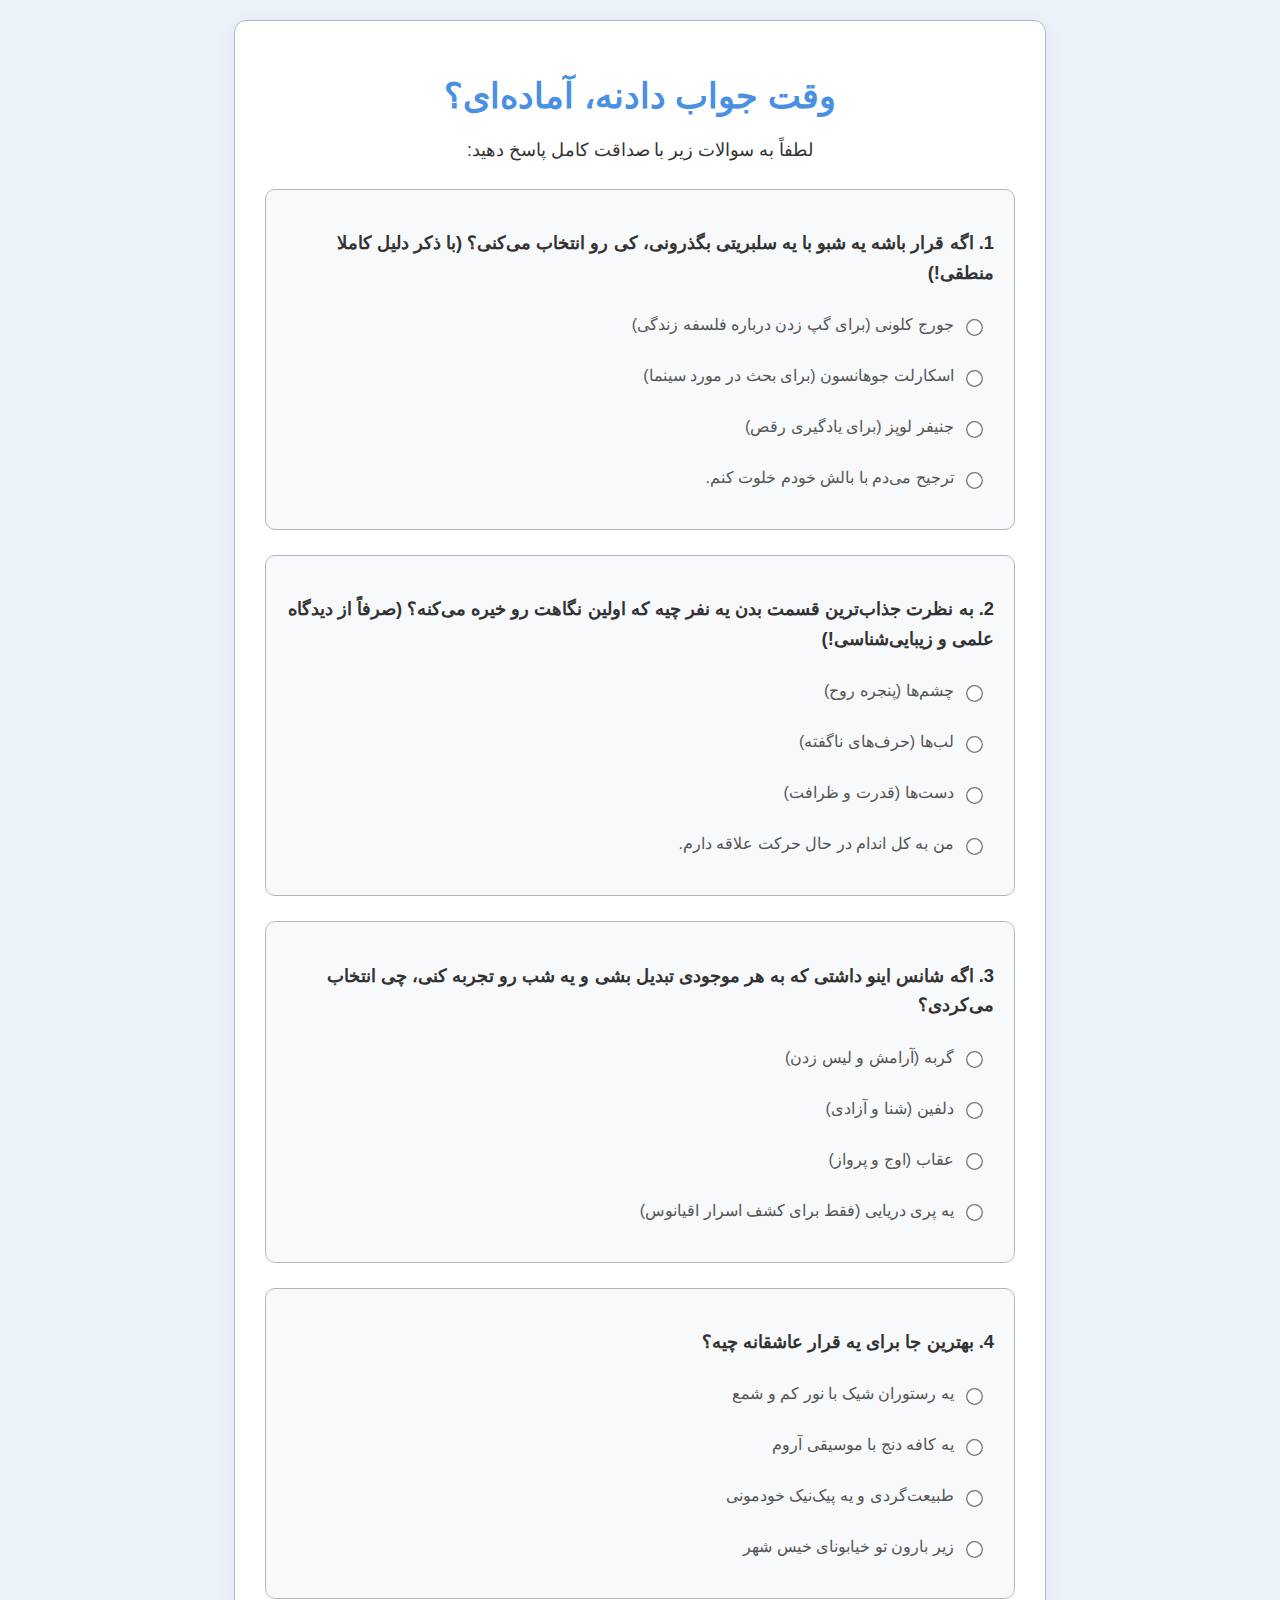
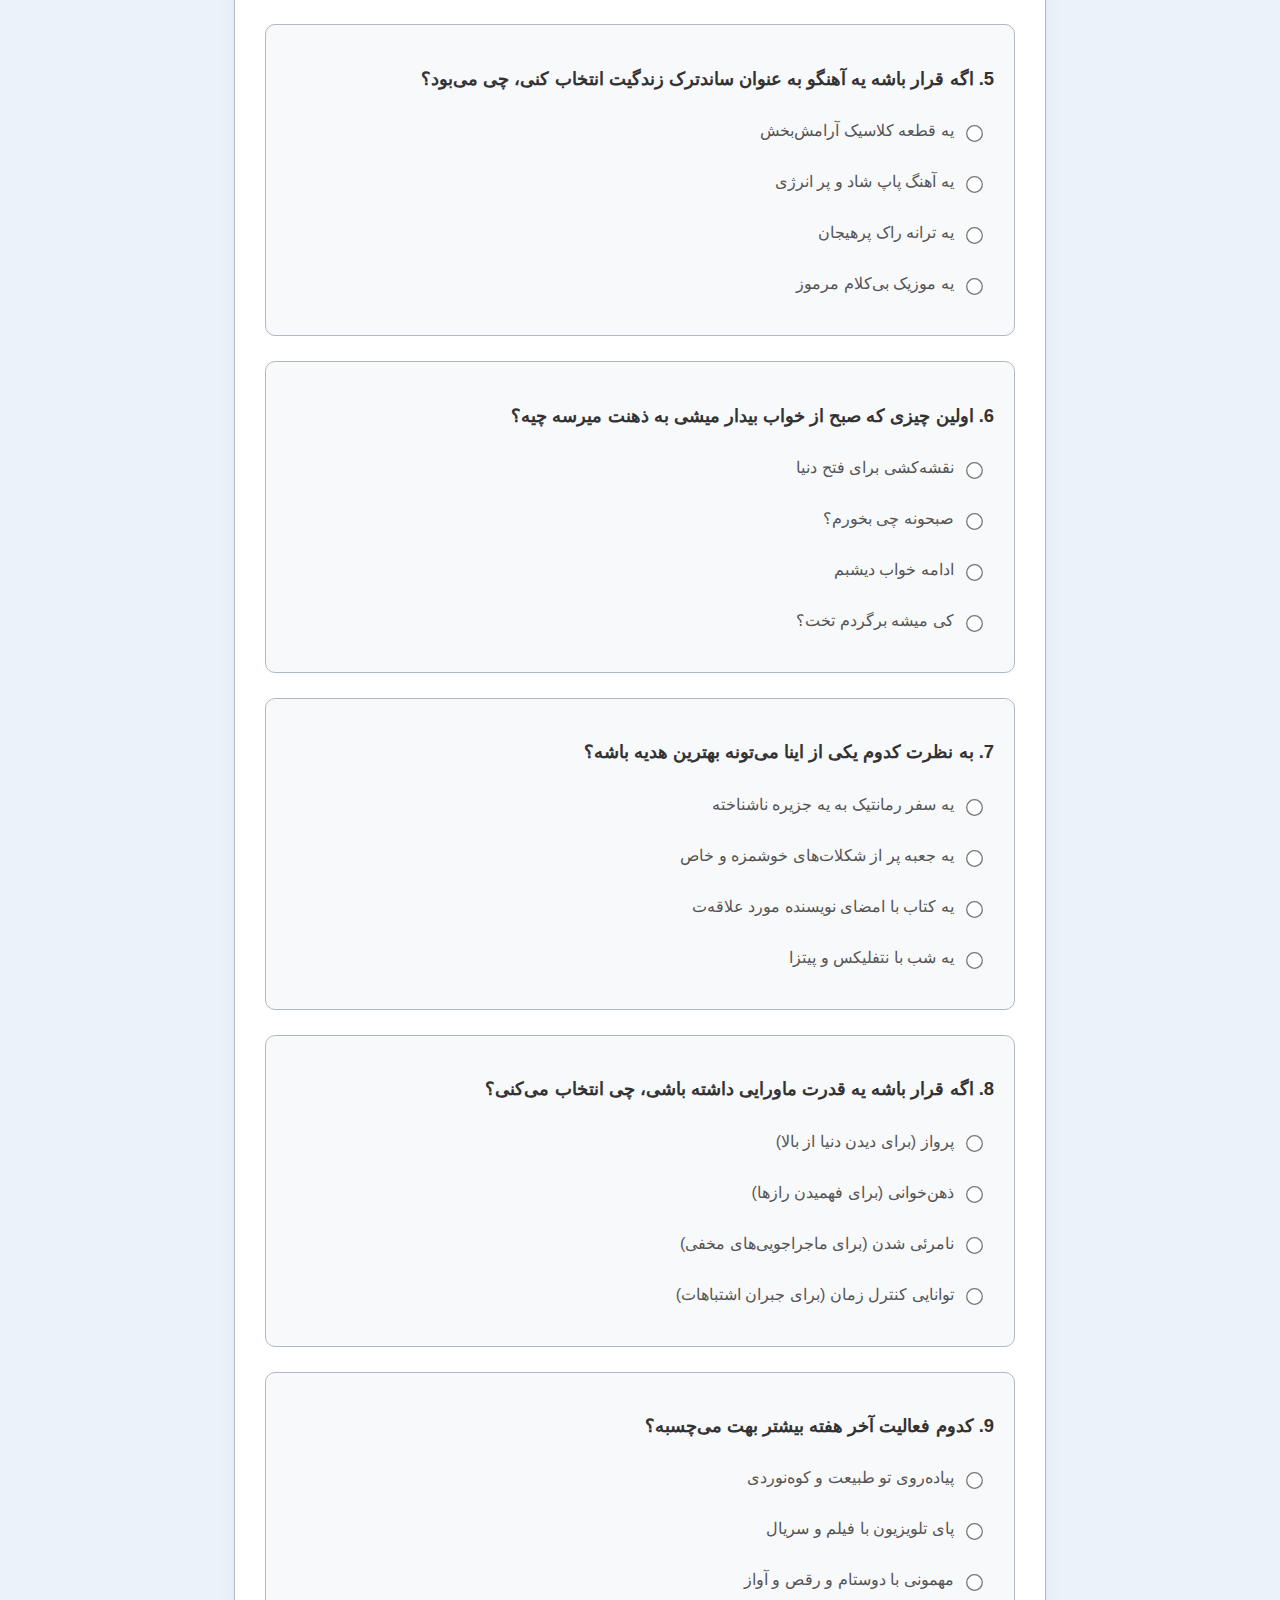
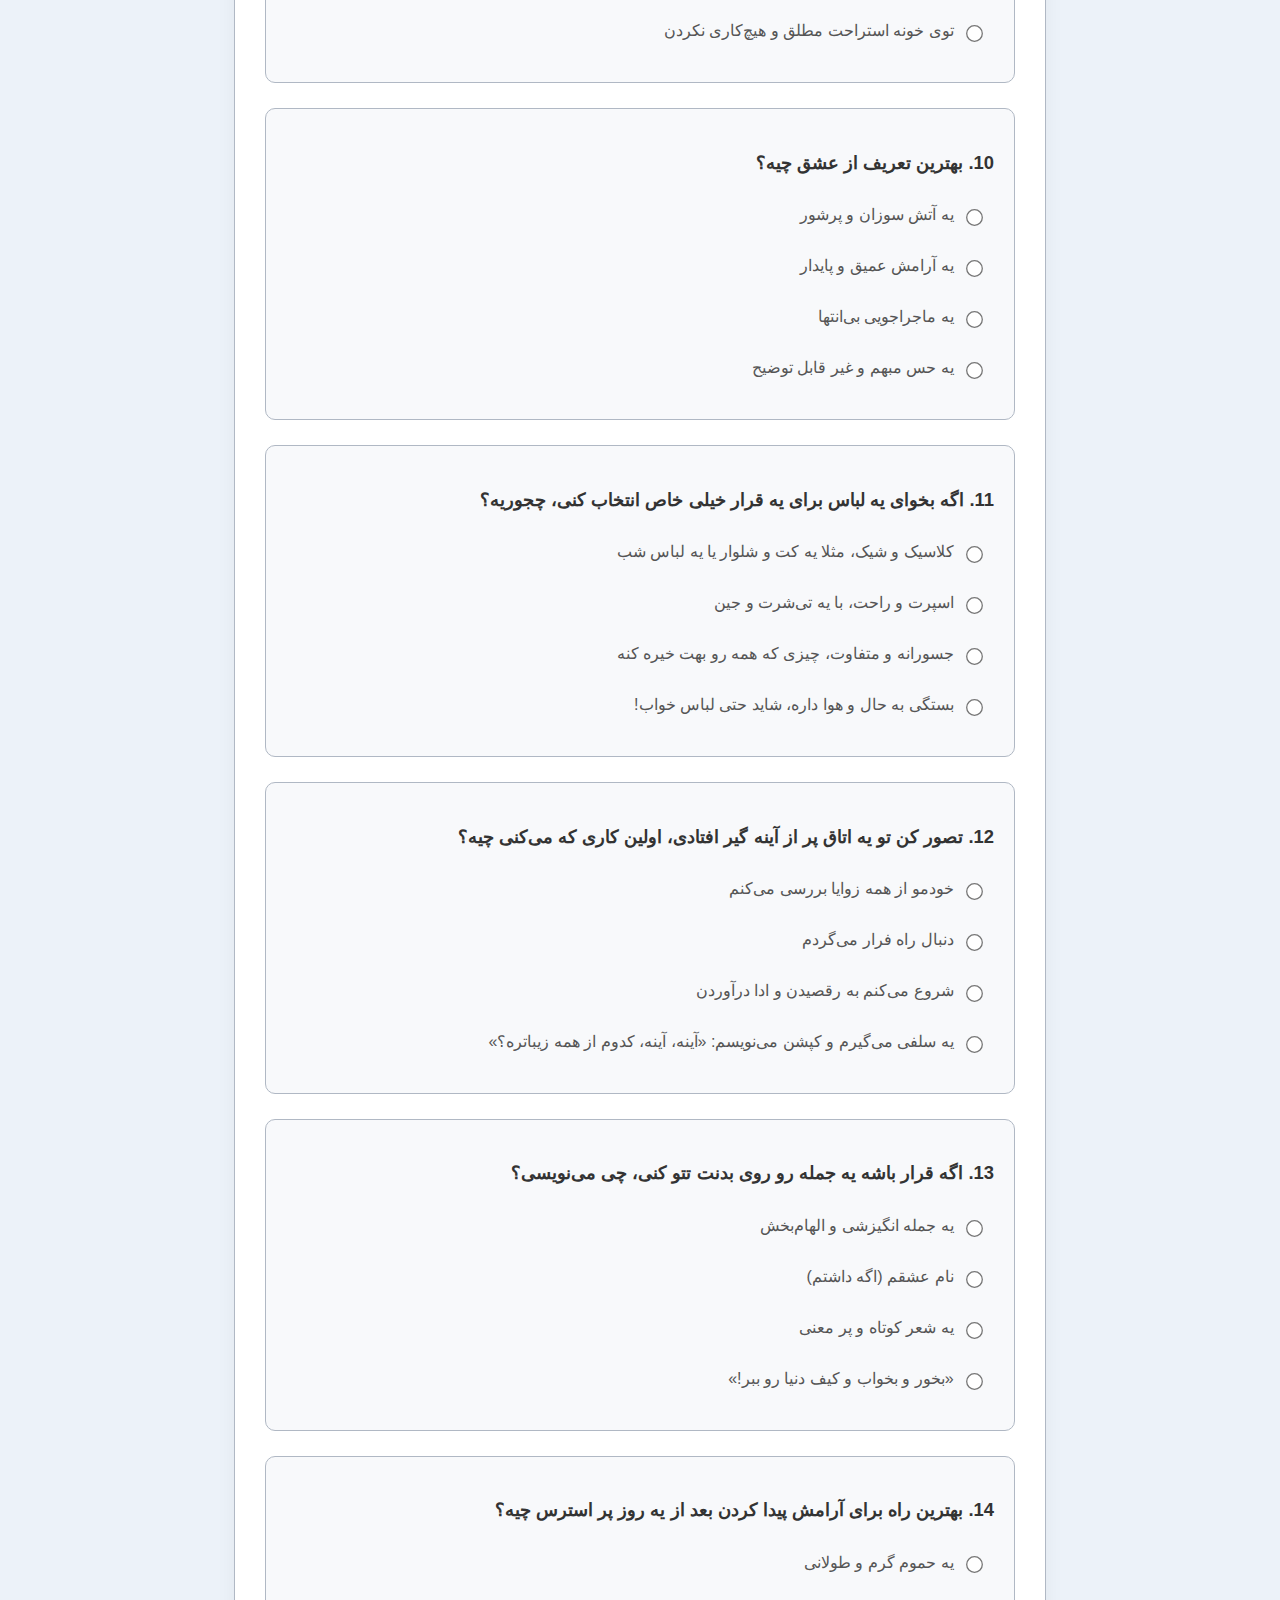
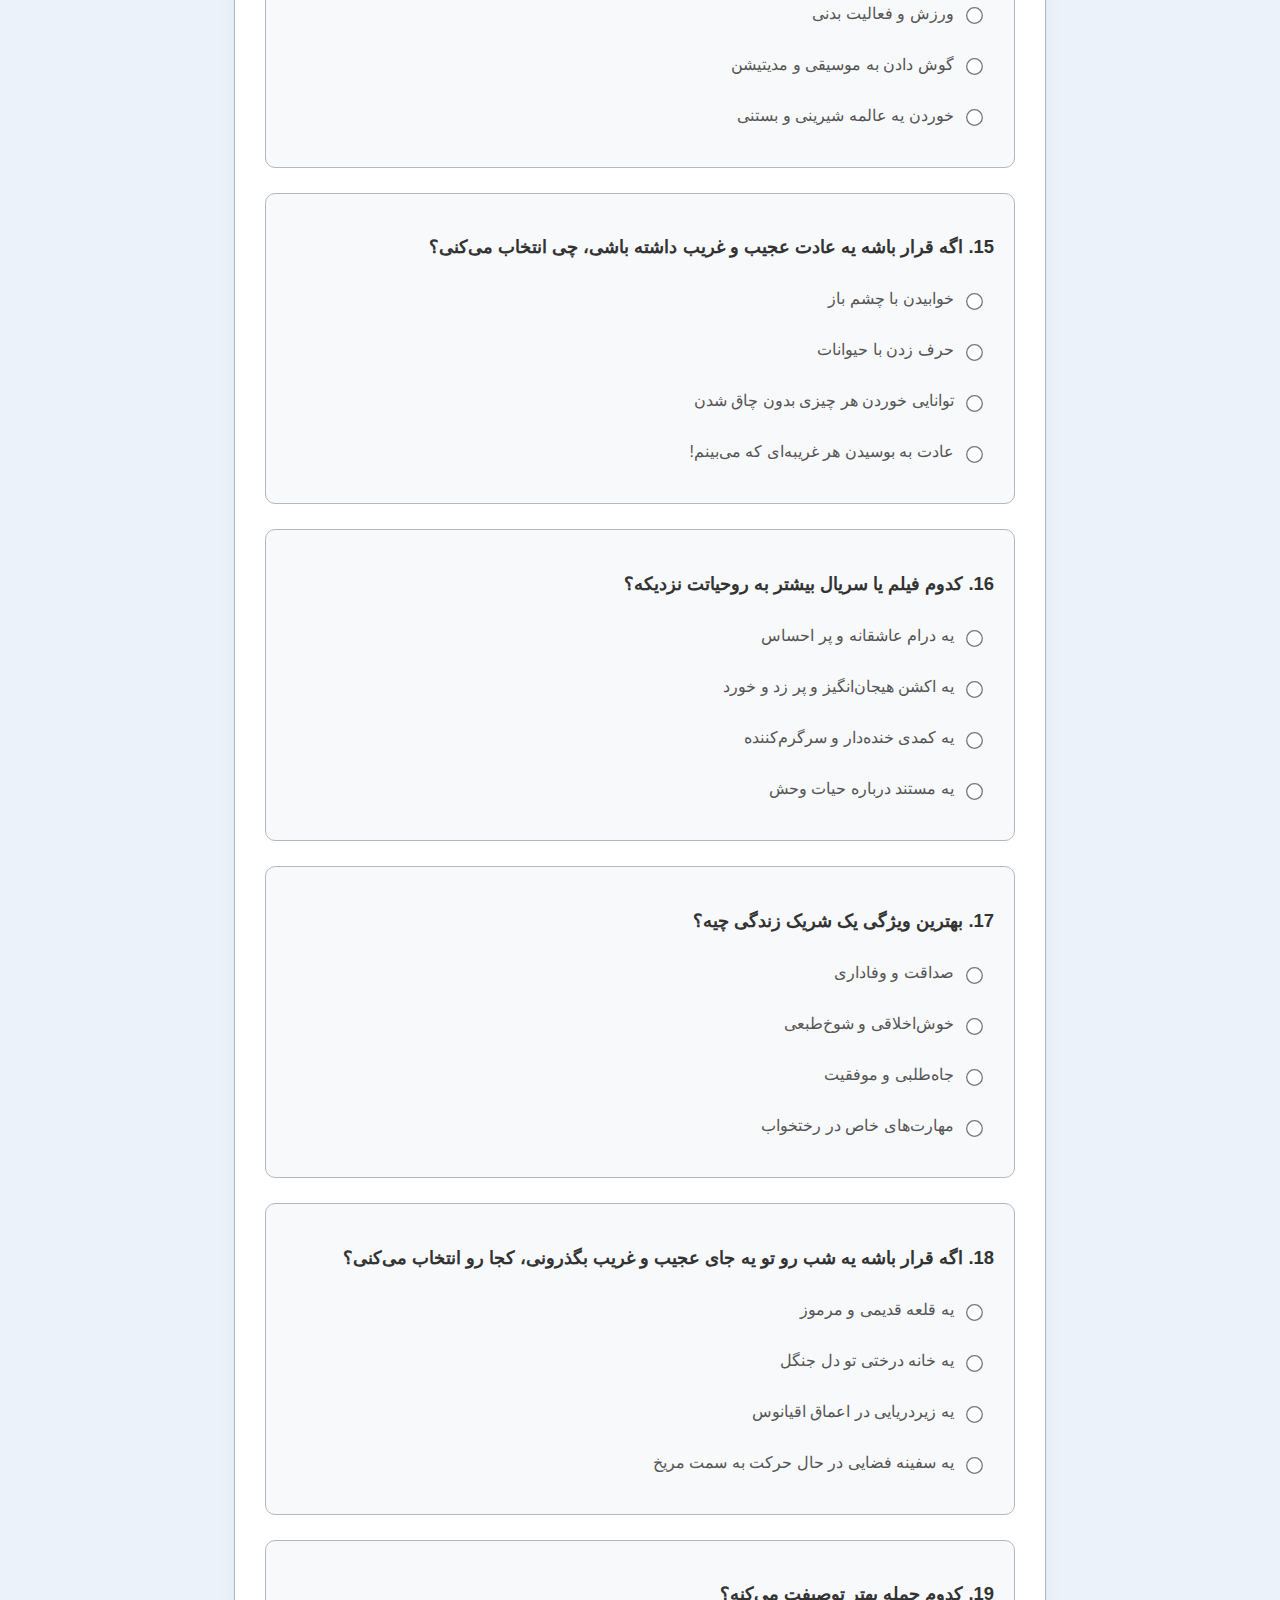
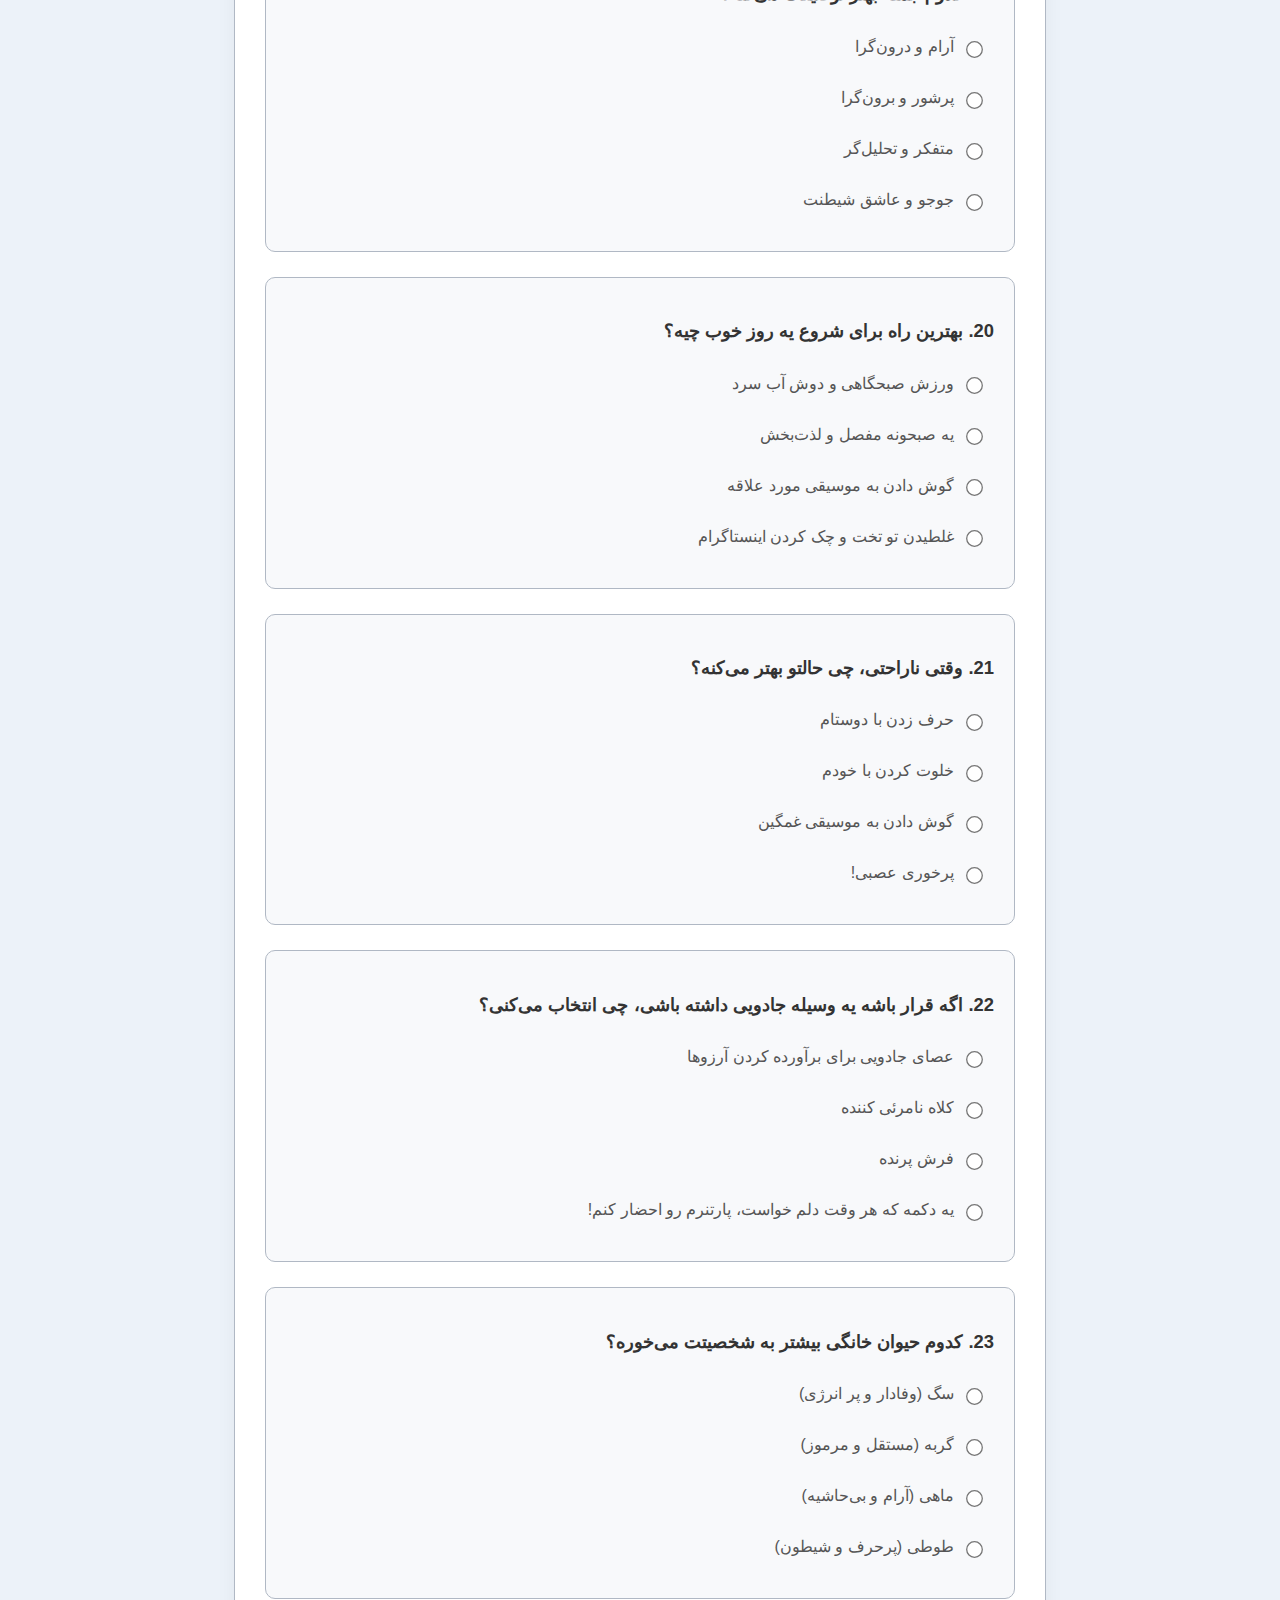
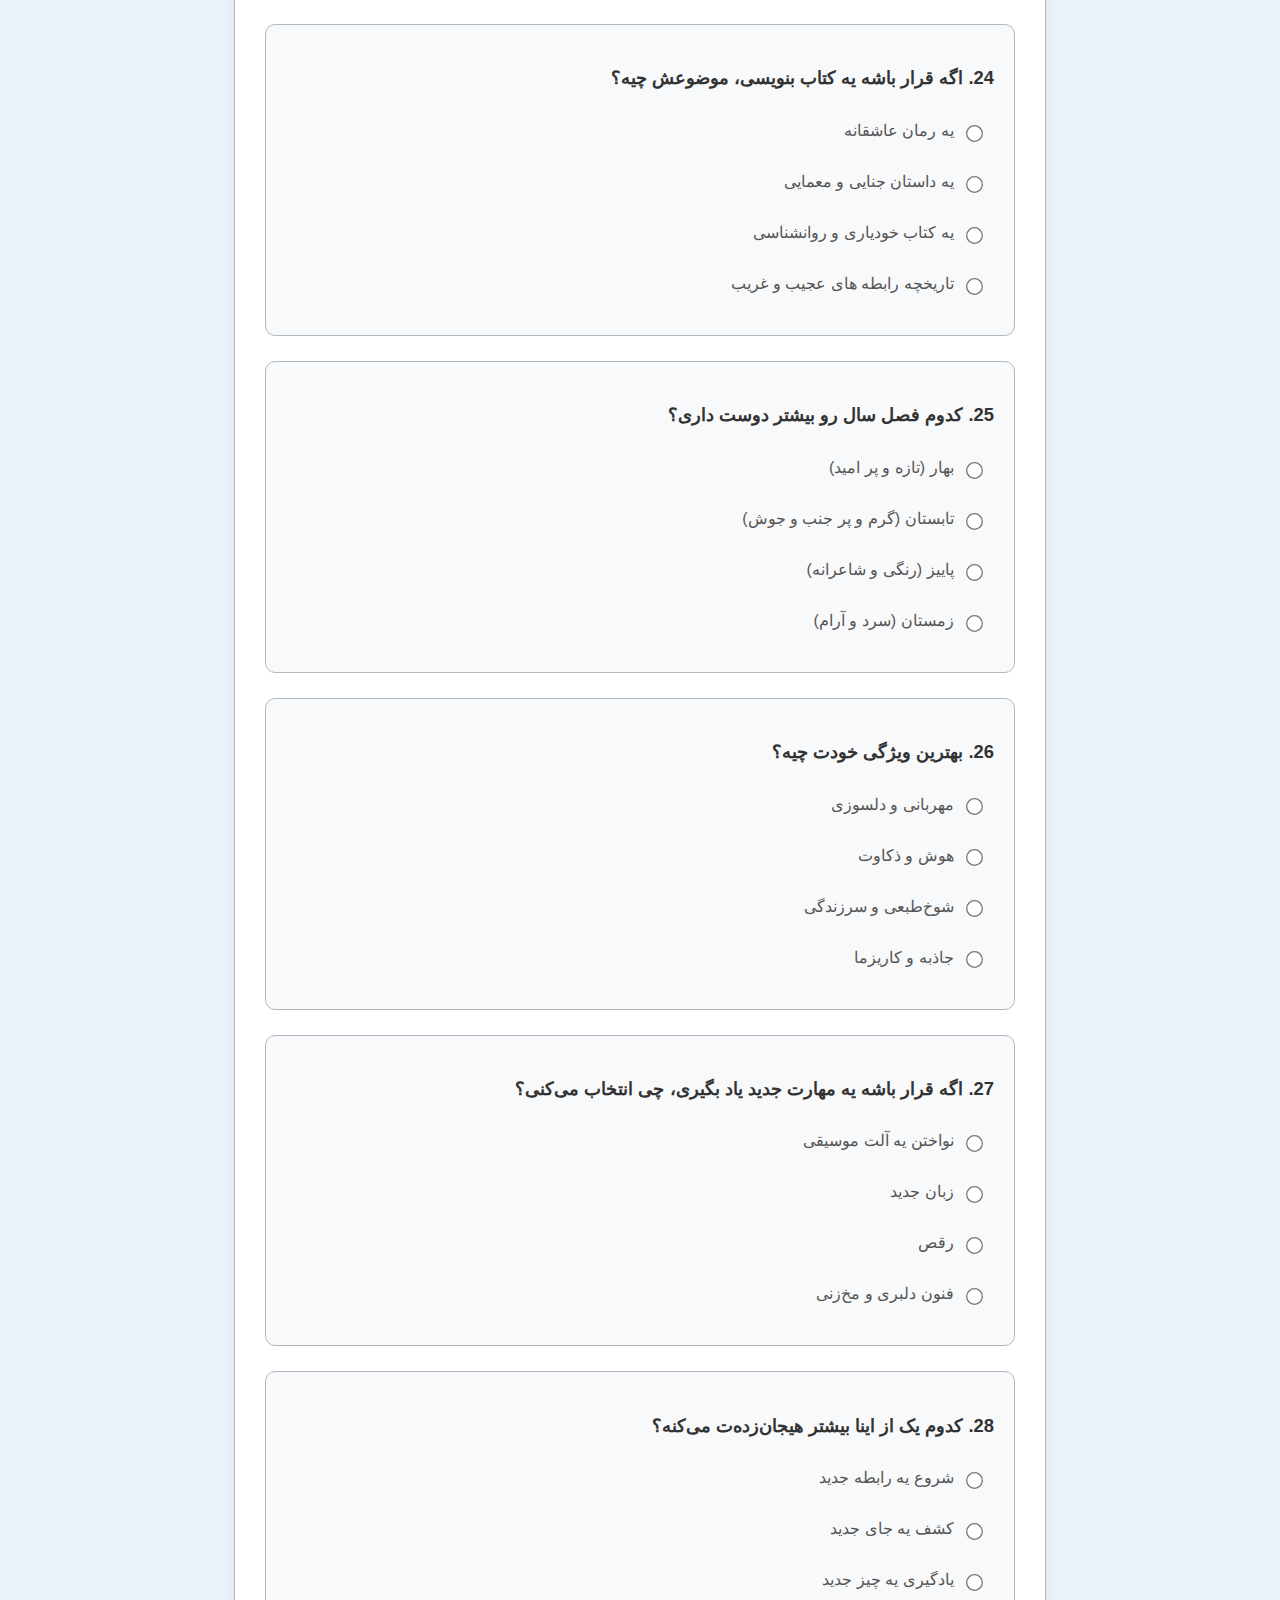
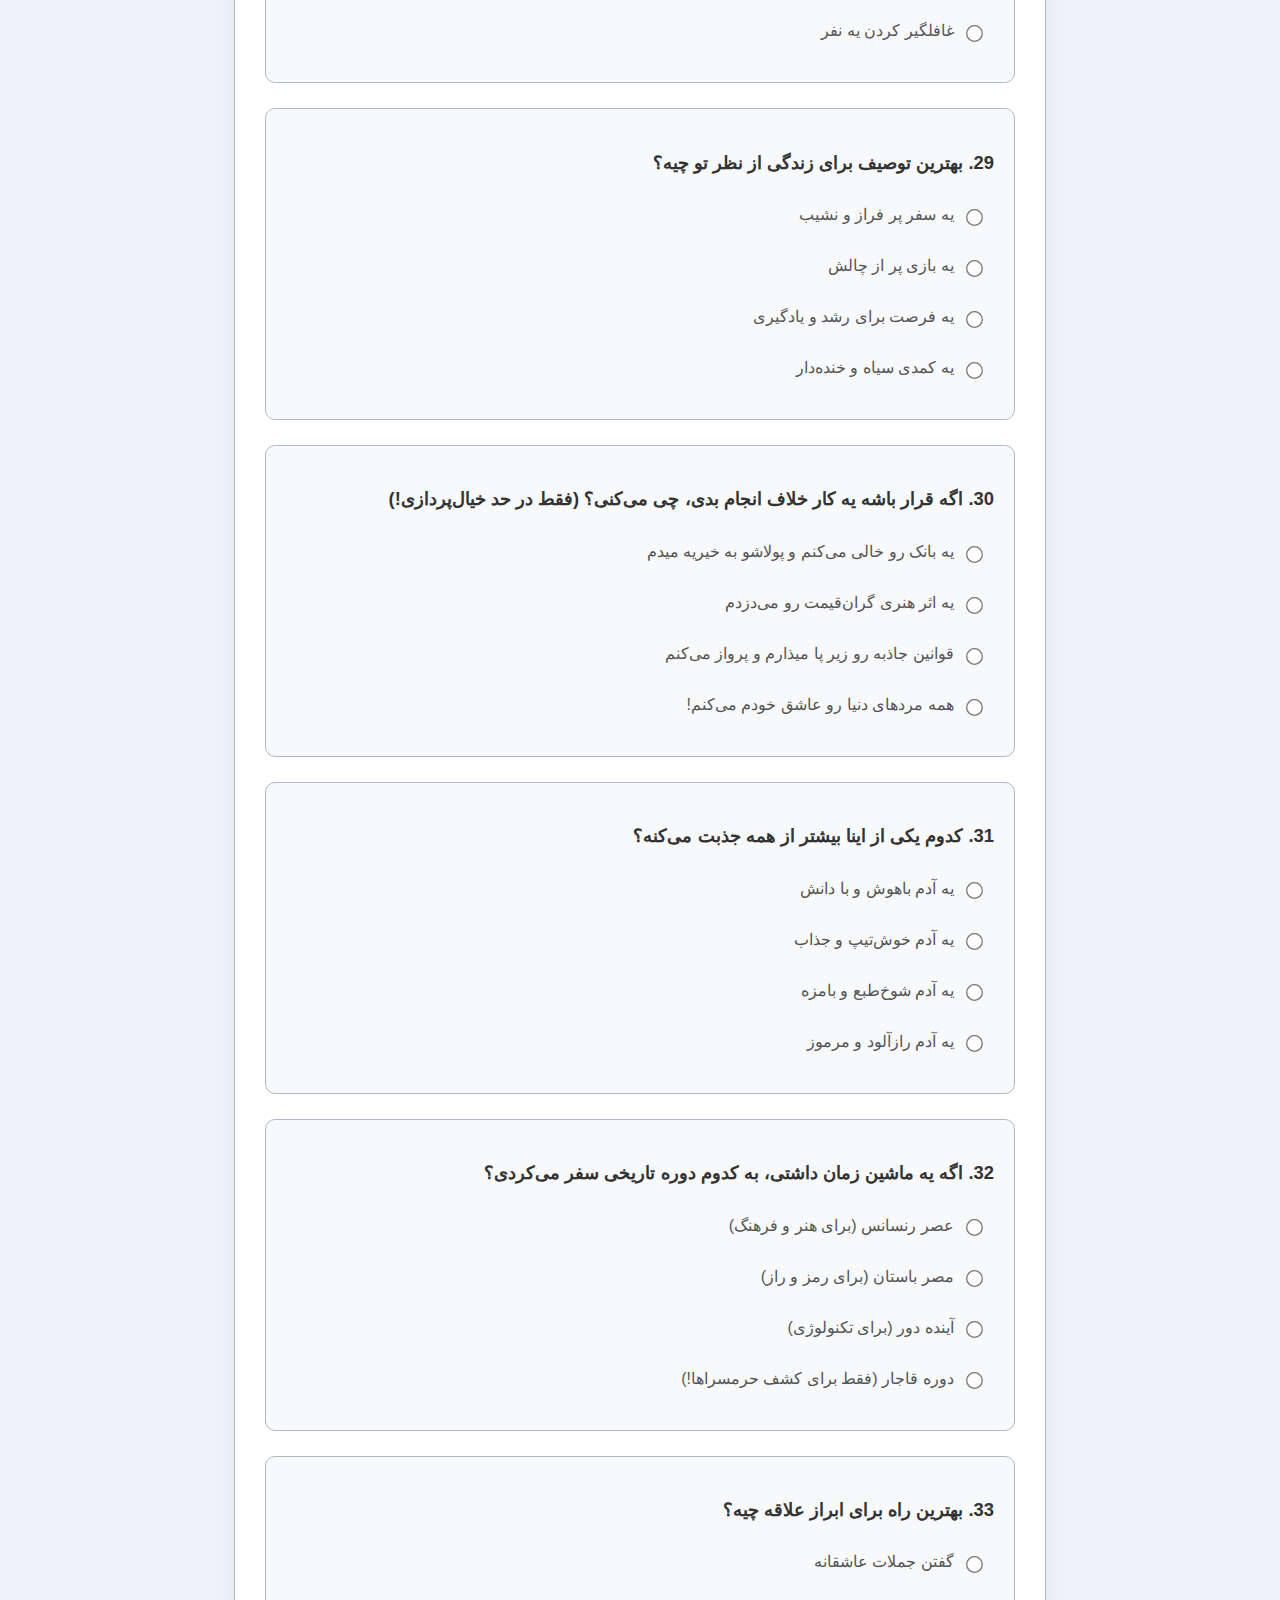
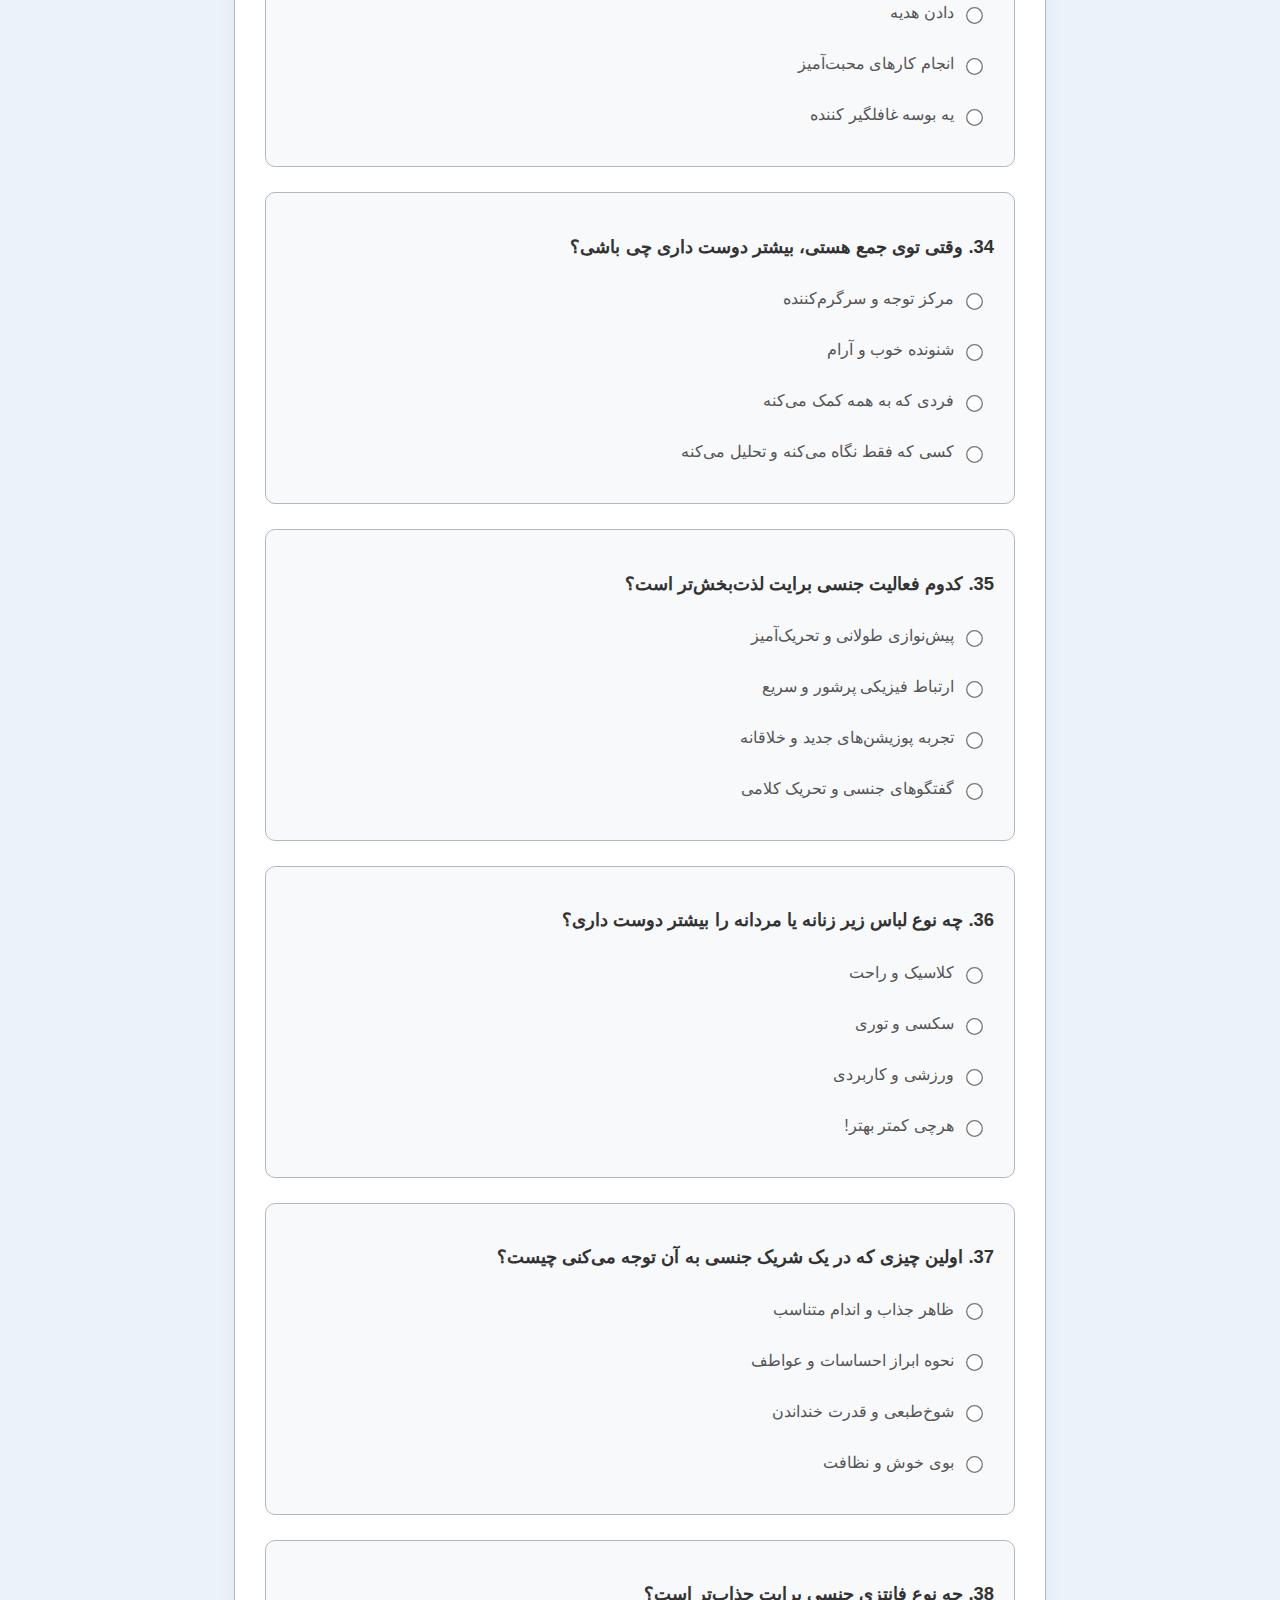
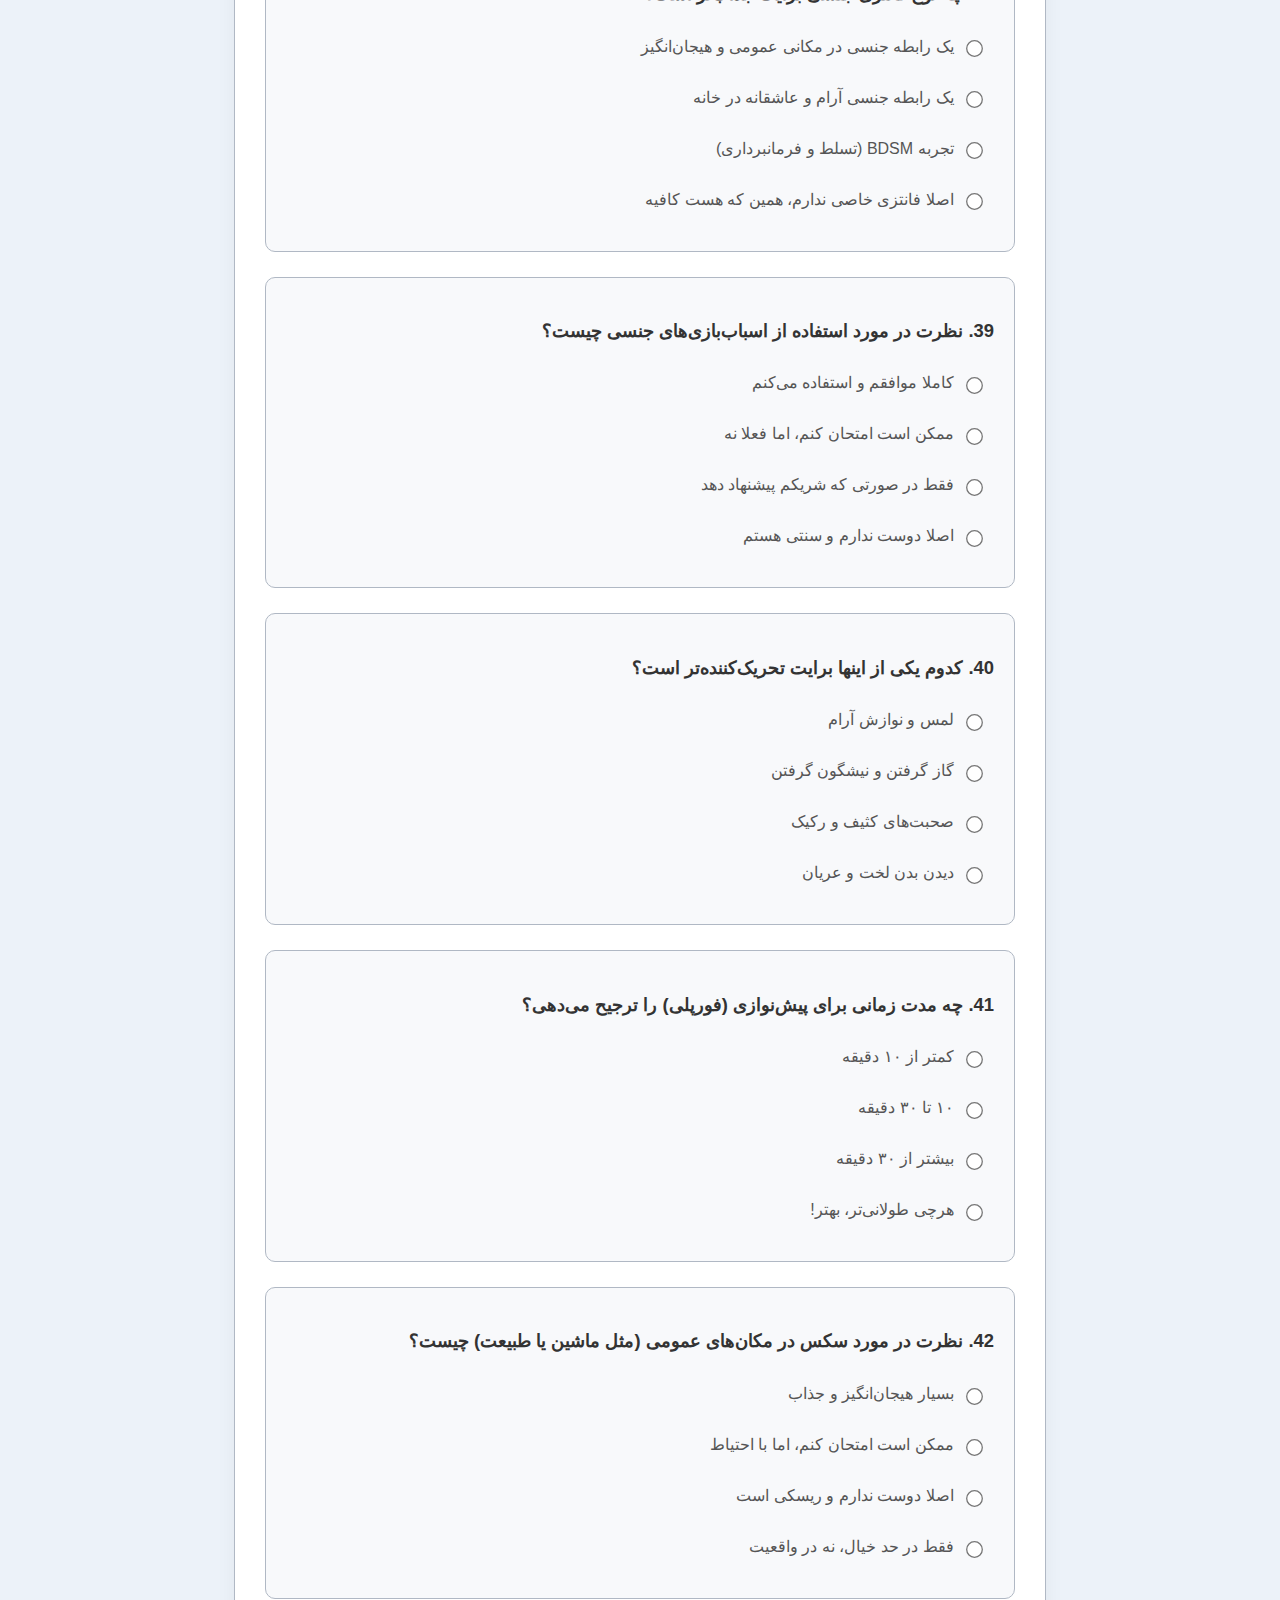
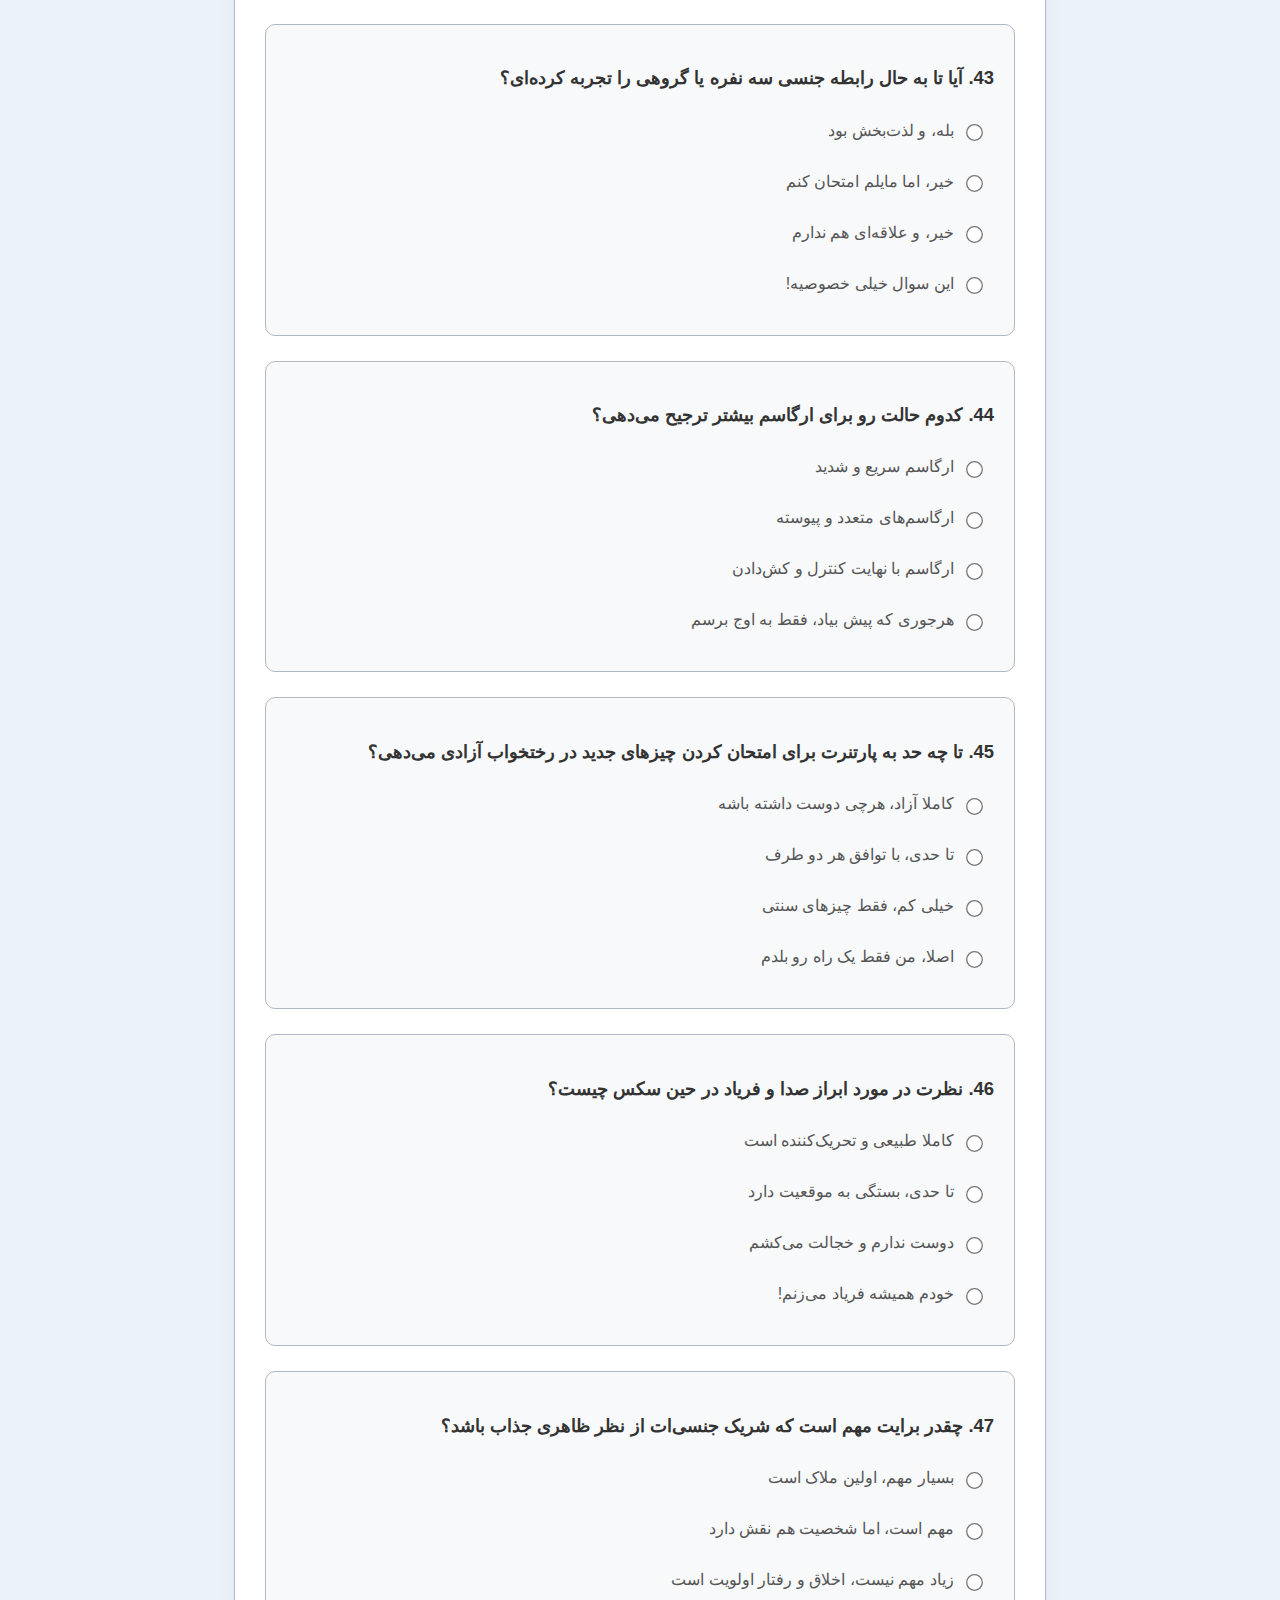
<file: questions.html>
<!DOCTYPE html>
<html lang="fa" dir="rtl">
<head>
    <meta charset="UTF-8">
    <meta name="viewport" content="width=device-width, initial-scale=1.0">
    <title>سوالات مشاوره جنسی</title>
    <style>
        body {
            font-family: 'Arial', sans-serif;
            display: flex;
            justify-content: center;
            align-items: center;
            min-height: 100vh;
            background-color: #ECF2F9; /* Light Blue Background */
            margin: 0;
            padding: 20px;
            box-sizing: border-box;
        }
        .container {
            background-color: #FFFFFF; /* White container */
            padding: 30px;
            border-radius: 12px; /* Slightly more rounded corners */
            box-shadow: 0 4px 20px rgba(0, 0, 0, 0.05); /* Softer shadow */
            text-align: center;
            width: 90%;
            max-width: 750px; /* Slightly larger max width */
            border: 1px solid #B0B8C4; /* Light Gray Border */
        }
        h1 {
            color: #4A90E2; /* Primary Blue for headings */
            margin-bottom: 20px;
            font-size: 2.2em;
        }
        p {
            color: #333333; /* Dark Gray for text */
            font-size: 1.1em;
            line-height: 1.6;
            margin-bottom: 25px;
        }
        .question-container {
            margin-bottom: 25px; /* Increased margin */
            padding: 20px; /* Increased padding */
            border: 1px solid #B0B8C4; /* Light Gray Border */
            border-radius: 10px; /* Rounded corners */
            background-color: #F8F9FB; /* Very light gray for question background */
            text-align: right;
        }
        .question-container p {
            font-size: 1.15em; /* Slightly larger question text */
            margin-bottom: 18px; /* Adjusted margin */
            color: #333333;
            font-weight: bold;
        }
        .question-container label {
            display: block;
            margin-bottom: 12px; /* Increased margin */
            font-size: 1em;
            cursor: pointer;
            padding: 10px; /* Increased padding */
            border-radius: 6px; /* Rounded options */
            transition: background-color 0.2s ease, color 0.2s ease;
            color: #555555; /* Slightly lighter gray for options */
        }
        .question-container label:hover {
            background-color: #ECF2F9; /* Light blue on hover */
            color: #4A90E2; /* Blue text on hover */
        }
        .question-container input[type="radio"] {
            margin-left: 10px;
            transform: scale(1.3); /* Slightly larger radio buttons */
            vertical-align: middle;
            accent-color: #8C6AAD; /* Purple accent for radio button */
        }
        button {
            background-color: #8C6AAD; /* Purple button */
            color: white;
            padding: 14px 30px; /* Larger padding */
            border: none;
            border-radius: 8px; /* Rounded buttons */
            cursor: pointer;
            font-size: 1.2em; /* Larger font */
            transition: background-color 0.3s ease, transform 0.2s ease;
            margin-top: 30px;
            letter-spacing: 0.5px;
        }
        button:hover {
            background-color: #6C4E8A; /* Darker purple on hover */
            transform: translateY(-2px); /* Slight lift effect */
        }
        #warning-message {
            color: #D62828; /* Original red for warning, or a more muted red if preferred */
            background-color: #FFEBEE; /* Light red background for warning */
            border: 1px solid #D62828;
            padding: 10px;
            border-radius: 6px;
            margin-top: 20px;
            display: none;
            font-weight: bold;
        }
    </style>
</head>
<body>
    <div class="container">
        <h1>وقت جواب دادنه، آماده‌ای؟</h1>
        <p>لطفاً به سوالات زیر با صداقت کامل پاسخ دهید:</p>
        <form id="quiz-form">
            </form>
        <div id="warning-message">لطفاً به تمام سوالات پاسخ دهید!</div>
        <button type="submit" form="quiz-form">مشاهده تحلیل شخصیت</button>
    </div>

    <script>
        const allQuestions = [
            // سوالات جنسی بسیار شخصی و طنز
            {
                question: "اگه قرار باشه یه شبو با یه سلبریتی بگذرونی، کی رو انتخاب می‌کنی؟ (با ذکر دلیل کاملا منطقی!)",
                options: ["جورج کلونی (برای گپ زدن درباره فلسفه زندگی)", "اسکارلت جوهانسون (برای بحث در مورد سینما)", "جنیفر لوپز (برای یادگیری رقص)", "ترجیح می‌دم با بالش خودم خلوت کنم."]
            },
            {
                question: "به نظرت جذاب‌ترین قسمت بدن یه نفر چیه که اولین نگاهت رو خیره می‌کنه؟ (صرفاً از دیدگاه علمی و زیبایی‌شناسی!)",
                options: ["چشم‌ها (پنجره روح)", "لب‌ها (حرف‌های ناگفته)", "دست‌ها (قدرت و ظرافت)", "من به کل اندام در حال حرکت علاقه دارم."]
            },
            {
                question: "اگه شانس اینو داشتی که به هر موجودی تبدیل بشی و یه شب رو تجربه کنی، چی انتخاب می‌کردی؟",
                options: ["گربه (آرامش و لیس زدن)", "دلفین (شنا و آزادی)", "عقاب (اوج و پرواز)", "یه پری دریایی (فقط برای کشف اسرار اقیانوس)"]
            },
            {
                question: "بهترین جا برای یه قرار عاشقانه چیه؟",
                options: ["یه رستوران شیک با نور کم و شمع", "یه کافه دنج با موسیقی آروم", "طبیعت‌گردی و یه پیک‌نیک خودمونی", "زیر بارون تو خیابونای خیس شهر"]
            },
            {
                question: "اگه قرار باشه یه آهنگو به عنوان ساندترک زندگیت انتخاب کنی، چی می‌بود؟",
                options: ["یه قطعه کلاسیک آرامش‌بخش", "یه آهنگ پاپ شاد و پر انرژی", "یه ترانه راک پرهیجان", "یه موزیک بی‌کلام مرموز"]
            },
            {
                question: "اولین چیزی که صبح از خواب بیدار میشی به ذهنت میرسه چیه؟",
                options: ["نقشه‌کشی برای فتح دنیا", "صبحونه چی بخورم؟", "ادامه خواب دیشبم", "کی میشه برگردم تخت؟"]
            },
            {
                question: "به نظرت کدوم یکی از اینا می‌تونه بهترین هدیه باشه؟",
                options: ["یه سفر رمانتیک به یه جزیره ناشناخته", "یه جعبه پر از شکلات‌های خوشمزه و خاص", "یه کتاب با امضای نویسنده مورد علاقه‌ت", "یه شب با نتفلیکس و پیتزا"]
            },
            {
                question: "اگه قرار باشه یه قدرت ماورایی داشته باشی، چی انتخاب می‌کنی؟",
                options: ["پرواز (برای دیدن دنیا از بالا)", "ذهن‌خوانی (برای فهمیدن رازها)", "نامرئی شدن (برای ماجراجویی‌های مخفی)", "توانایی کنترل زمان (برای جبران اشتباهات)"]
            },
            {
                question: "کدوم فعالیت آخر هفته بیشتر بهت می‌چسبه؟",
                options: ["پیاده‌روی تو طبیعت و کوه‌نوردی", "پای تلویزیون با فیلم و سریال", "مهمونی با دوستام و رقص و آواز", "توی خونه استراحت مطلق و هیچ‌کاری نکردن"]
            },
            {
                question: "بهترین تعریف از عشق چیه؟",
                options: ["یه آتش سوزان و پرشور", "یه آرامش عمیق و پایدار", "یه ماجراجویی بی‌انتها", "یه حس مبهم و غیر قابل توضیح"]
            },
            {
                question: "اگه بخوای یه لباس برای یه قرار خیلی خاص انتخاب کنی، چجوریه؟",
                options: ["کلاسیک و شیک، مثلا یه کت و شلوار یا یه لباس شب", "اسپرت و راحت، با یه تی‌شرت و جین", "جسورانه و متفاوت، چیزی که همه رو بهت خیره کنه", "بستگی به حال و هوا داره، شاید حتی لباس خواب!"]
            },
            {
                question: "تصور کن تو یه اتاق پر از آینه گیر افتادی، اولین کاری که می‌کنی چیه؟",
                options: ["خودمو از همه زوایا بررسی می‌کنم", "دنبال راه فرار می‌گردم", "شروع می‌کنم به رقصیدن و ادا درآوردن", "یه سلفی می‌گیرم و کپشن می‌نویسم: «آینه، آینه، کدوم از همه زیباتره؟»"]
            },
            {
                question: "اگه قرار باشه یه جمله رو روی بدنت تتو کنی، چی می‌نویسی؟",
                options: ["یه جمله انگیزشی و الهام‌بخش", "نام عشقم (اگه داشتم)", "یه شعر کوتاه و پر معنی", "«بخور و بخواب و کیف دنیا رو ببر!»"]
            },
            {
                question: "بهترین راه برای آرامش پیدا کردن بعد از یه روز پر استرس چیه؟",
                options: ["یه حموم گرم و طولانی", "ورزش و فعالیت بدنی", "گوش دادن به موسیقی و مدیتیشن", "خوردن یه عالمه شیرینی و بستنی"]
            },
            {
                question: "اگه قرار باشه یه عادت عجیب و غریب داشته باشی، چی انتخاب می‌کنی؟",
                options: ["خوابیدن با چشم باز", "حرف زدن با حیوانات", "توانایی خوردن هر چیزی بدون چاق شدن", "عادت به بوسیدن هر غریبه‌ای که می‌بینم!"]
            },
            {
                question: "کدوم فیلم یا سریال بیشتر به روحیاتت نزدیکه؟",
                options: ["یه درام عاشقانه و پر احساس", "یه اکشن هیجان‌انگیز و پر زد و خورد", "یه کمدی خنده‌دار و سرگرم‌کننده", "یه مستند درباره حیات وحش"]
            },
            {
                question: "بهترین ویژگی یک شریک زندگی چیه؟",
                options: ["صداقت و وفاداری", "خوش‌اخلاقی و شوخ‌طبعی", "جاه‌طلبی و موفقیت", "مهارت‌های خاص در رختخواب"]
            },
            {
                question: "اگه قرار باشه یه شب رو تو یه جای عجیب و غریب بگذرونی، کجا رو انتخاب می‌کنی؟",
                options: ["یه قلعه قدیمی و مرموز", "یه خانه درختی تو دل جنگل", "یه زیردریایی در اعماق اقیانوس", "یه سفینه فضایی در حال حرکت به سمت مریخ"]
            },
            {
                question: "کدوم جمله بهتر توصیفت می‌کنه؟",
                options: ["آرام و درون‌گرا", "پرشور و برون‌گرا", "متفکر و تحلیل‌گر", "جوجو و عاشق شیطنت"]
            },
            {
                question: "بهترین راه برای شروع یه روز خوب چیه؟",
                options: ["ورزش صبحگاهی و دوش آب سرد", "یه صبحونه مفصل و لذت‌بخش", "گوش دادن به موسیقی مورد علاقه", "غلطیدن تو تخت و چک کردن اینستاگرام"]
            },
            {
                question: "وقتی ناراحتی، چی حالتو بهتر می‌کنه؟",
                options: ["حرف زدن با دوستام", "خلوت کردن با خودم", "گوش دادن به موسیقی غمگین", "پرخوری عصبی!"]
            },
            {
                question: "اگه قرار باشه یه وسیله جادویی داشته باشی، چی انتخاب می‌کنی؟",
                options: ["عصای جادویی برای برآورده کردن آرزوها", "کلاه نامرئی کننده", "فرش پرنده", "یه دکمه که هر وقت دلم خواست، پارتنرم رو احضار کنم!"]
            },
            {
                question: "کدوم حیوان خانگی بیشتر به شخصیتت می‌خوره؟",
                options: ["سگ (وفادار و پر انرژی)", "گربه (مستقل و مرموز)", "ماهی (آرام و بی‌حاشیه)", "طوطی (پرحرف و شیطون)"]
            },
            {
                question: "اگه قرار باشه یه کتاب بنویسی، موضوعش چیه؟",
                options: ["یه رمان عاشقانه", "یه داستان جنایی و معمایی", "یه کتاب خودیاری و روانشناسی", "تاریخچه رابطه های عجیب و غریب"]
            },
            {
                question: "کدوم فصل سال رو بیشتر دوست داری؟",
                options: ["بهار (تازه و پر امید)", "تابستان (گرم و پر جنب و جوش)", "پاییز (رنگی و شاعرانه)", "زمستان (سرد و آرام)"]
            },
            {
                question: "بهترین ویژگی خودت چیه؟",
                options: ["مهربانی و دلسوزی", "هوش و ذکاوت", "شوخ‌طبعی و سرزندگی", "جاذبه و کاریزما"]
            },
            {
                question: "اگه قرار باشه یه مهارت جدید یاد بگیری، چی انتخاب می‌کنی؟",
                options: ["نواختن یه آلت موسیقی", "زبان جدید", "رقص", "فنون دلبری و مخ‌زنی"]
            },
            {
                question: "کدوم یک از اینا بیشتر هیجان‌زده‌ت می‌کنه؟",
                options: ["شروع یه رابطه جدید", "کشف یه جای جدید", "یادگیری یه چیز جدید", "غافلگیر کردن یه نفر"]
            },
            {
                question: "بهترین توصیف برای زندگی از نظر تو چیه؟",
                options: ["یه سفر پر فراز و نشیب", "یه بازی پر از چالش", "یه فرصت برای رشد و یادگیری", "یه کمدی سیاه و خنده‌دار"]
            },
            {
                question: "اگه قرار باشه یه کار خلاف انجام بدی، چی می‌کنی؟ (فقط در حد خیال‌پردازی!)",
                options: ["یه بانک رو خالی می‌کنم و پولاشو به خیریه میدم", "یه اثر هنری گران‌قیمت رو می‌دزدم", "قوانین جاذبه رو زیر پا میذارم و پرواز می‌کنم", "همه مردهای دنیا رو عاشق خودم می‌کنم!"]
            },
            {
                question: "کدوم یکی از اینا بیشتر از همه جذبت می‌کنه؟",
                options: ["یه آدم باهوش و با دانش", "یه آدم خوش‌تیپ و جذاب", "یه آدم شوخ‌طبع و بامزه", "یه آدم رازآلود و مرموز"]
            },
            {
                question: "اگه یه ماشین زمان داشتی، به کدوم دوره تاریخی سفر می‌کردی؟",
                options: ["عصر رنسانس (برای هنر و فرهنگ)", "مصر باستان (برای رمز و راز)", "آینده دور (برای تکنولوژی)", "دوره قاجار (فقط برای کشف حرمسراها!)"]
            },
            {
                question: "بهترین راه برای ابراز علاقه چیه؟",
                options: ["گفتن جملات عاشقانه", "دادن هدیه", "انجام کارهای محبت‌آمیز", "یه بوسه غافلگیر کننده"]
            },
            {
                question: "وقتی توی جمع هستی، بیشتر دوست داری چی باشی؟",
                options: ["مرکز توجه و سرگرم‌کننده", "شنونده خوب و آرام", "فردی که به همه کمک می‌کنه", "کسی که فقط نگاه می‌کنه و تحلیل می‌کنه"]
            },
            {
                question: "کدوم فعالیت جنسی برایت لذت‌بخش‌تر است؟",
                options: ["پیش‌نوازی طولانی و تحریک‌آمیز", "ارتباط فیزیکی پرشور و سریع", "تجربه پوزیشن‌های جدید و خلاقانه", "گفتگوهای جنسی و تحریک کلامی"]
            },
            {
                question: "چه نوع لباس زیر زنانه یا مردانه را بیشتر دوست داری؟",
                options: ["کلاسیک و راحت", "سکسی و توری", "ورزشی و کاربردی", "هرچی کمتر بهتر!"]
            },
            {
                question: "اولین چیزی که در یک شریک جنسی به آن توجه می‌کنی چیست؟",
                options: ["ظاهر جذاب و اندام متناسب", "نحوه ابراز احساسات و عواطف", "شوخ‌طبعی و قدرت خنداندن", "بوی خوش و نظافت"]
            },
            {
                question: "چه نوع فانتزی جنسی برایت جذاب‌تر است؟",
                options: ["یک رابطه جنسی در مکانی عمومی و هیجان‌انگیز", "یک رابطه جنسی آرام و عاشقانه در خانه", "تجربه BDSM (تسلط و فرمانبرداری)", "اصلا فانتزی خاصی ندارم، همین که هست کافیه"]
            },
            {
                question: "نظرت در مورد استفاده از اسباب‌بازی‌های جنسی چیست؟",
                options: ["کاملا موافقم و استفاده می‌کنم", "ممکن است امتحان کنم، اما فعلا نه", "فقط در صورتی که شریکم پیشنهاد دهد", "اصلا دوست ندارم و سنتی هستم"]
            },
            {
                question: "کدوم یکی از اینها برایت تحریک‌کننده‌تر است؟",
                options: ["لمس و نوازش آرام", "گاز گرفتن و نیشگون گرفتن", "صحبت‌های کثیف و رکیک", "دیدن بدن لخت و عریان"]
            },
            {
                question: "چه مدت زمانی برای پیش‌نوازی (فورپلی) را ترجیح می‌دهی؟",
                options: ["کمتر از ۱۰ دقیقه", "۱۰ تا ۳۰ دقیقه", "بیشتر از ۳۰ دقیقه", "هرچی طولانی‌تر، بهتر!"]
            },
            {
                question: "نظرت در مورد سکس در مکان‌های عمومی (مثل ماشین یا طبیعت) چیست؟",
                options: ["بسیار هیجان‌انگیز و جذاب", "ممکن است امتحان کنم، اما با احتیاط", "اصلا دوست ندارم و ریسکی است", "فقط در حد خیال، نه در واقعیت"]
            },
            {
                question: "آیا تا به حال رابطه جنسی سه نفره یا گروهی را تجربه کرده‌ای؟",
                options: ["بله، و لذت‌بخش بود", "خیر، اما مایلم امتحان کنم", "خیر، و علاقه‌ای هم ندارم", "این سوال خیلی خصوصیه!"]
            },
            {
                question: "کدوم حالت رو برای ارگاسم بیشتر ترجیح می‌دهی؟",
                options: ["ارگاسم سریع و شدید", "ارگاسم‌های متعدد و پیوسته", "ارگاسم با نهایت کنترل و کش‌دادن", "هرجوری که پیش بیاد، فقط به اوج برسم"]
            },
            {
                question: "تا چه حد به پارتنرت برای امتحان کردن چیزهای جدید در رختخواب آزادی می‌دهی؟",
                options: ["کاملا آزاد، هرچی دوست داشته باشه", "تا حدی، با توافق هر دو طرف", "خیلی کم، فقط چیزهای سنتی", "اصلا، من فقط یک راه رو بلدم"]
            },
            {
                question: "نظرت در مورد ابراز صدا و فریاد در حین سکس چیست؟",
                options: ["کاملا طبیعی و تحریک‌کننده است", "تا حدی، بستگی به موقعیت دارد", "دوست ندارم و خجالت می‌کشم", "خودم همیشه فریاد می‌زنم!"]
            },
            {
                question: "چقدر برایت مهم است که شریک جنسی‌ات از نظر ظاهری جذاب باشد؟",
                options: ["بسیار مهم، اولین ملاک است", "مهم است، اما شخصیت هم نقش دارد", "زیاد مهم نیست، اخلاق و رفتار اولویت است", "فقط حسابی تمیز و خوش‌بو باشه کافیه"]
            },
            {
                question: "کدامیک از اینها برایت بیشتر لذت‌بخش است: دادن لذت به شریک یا گرفتن لذت؟",
                options: ["دادن لذت به شریک", "گرفتن لذت از شریک", "هردو به یک اندازه", "فقط خودم لذت ببرم!"]
            },
            {
                question: "آیا در طول رابطه جنسی به برقراری ارتباط چشمی با پارتنرت علاقه‌مندی؟",
                options: ["بله، خیلی مهم و تحریک‌کننده است", "گاهی اوقات، بستگی به حس و حال دارد", "خیر، ترجیح می‌دهم چشم‌هایم را ببندم", "اصلا حواسم به این چیزا نیست!"]
            },
            {
                question: "چه نوع ماساژی را بیشتر دوست داری؟",
                options: ["ماساژ ریلکسی و آرامش‌بخش", "ماساژ اروتیک و تحریک‌آمیز", "ماساژ عمیق ورزشی", "اصلا ماساژ دوست ندارم"]
            },
            {
                question: "تا چه حد به برهنگی در خانه علاقه داری؟",
                options: ["همیشه لخت هستم، راحت‌ترم", "فقط وقت خواب یا حمام", "فقط در حضور شریکم", "اصلا دوست ندارم"]
            },
            {
                question: "بهترین زمان برای رابطه جنسی از نظر تو چه زمانی است؟",
                options: ["صبح زود، با انرژی تازه", "بعدازظهر، برای استراحت و تفریح", "شب، قبل از خواب", "هر وقت حسش بیاد!"]
            },
            {
                question: "نظرت در مورد صحبت کردن در مورد فانتزی‌های جنسی با پارتنرت چیست؟",
                options: ["ضروری و مهم برای صمیمیت", "ممکن است، اما با احتیاط", "زیاد تمایل ندارم", "اگه اون شروع کنه، شاید بگم"]
            },
            {
                question: "آیا تا به حال در مورد رابطه جنسی خود با دیگران (مثل دوستان صمیمی) صحبت کرده‌ای؟",
                options: ["بله، با دوستان صمیمی", "گاهی اوقات، به صورت کلی", "خیر، این مسائل کاملا خصوصیه", "فقط با روانشناس و مشاور"]
            },
            {
                question: "کدامیک از اینها برایت بیشتر تحریک‌کننده است: بوسیدن، لمس کردن، یا دیدن؟",
                options: ["بوسیدن", "لمس کردن", "دیدن", "ترکیبی از هر سه"]
            },
            {
                question: "چه نوع لباس خوابی را برای یک شب خاص ترجیح می‌دهی؟",
                options: ["لباس خواب ساتن یا ابریشمی", "لباس خواب توری و شفاف", "یک پیراهن مردانه بزرگ و گشاد (برای خانم‌ها)", "فقط یک تی‌شرت کهنه"]
            },
            {
                question: "آیا تا به حال تجربه استفاده از مواد روان‌گردان برای افزایش لذت جنسی را داشته‌ای؟",
                options: ["بله، و تجربه خوبی بود", "خیر، اما کنجکاو هستم", "خیر، و مخالفم", "این سوال خیلی شخصی است!"]
            },
            {
                question: "برای تو، رابطه جنسی بیشتر به معنای چیست؟",
                options: ["ابراز عشق و صمیمیت", "تفریح و سرگرمی", "تخلیه انرژی و نیاز فیزیکی", "قدرت و تسلط"]
            },
            {
                question: "چه نوع موسیقی را در حین رابطه جنسی ترجیح می‌دهی؟",
                options: ["موسیقی آرامش‌بخش و عاشقانه", "موسیقی با ریتم تند و هیجان‌انگیز", "موسیقی کلاسیک", "سکوت کامل"]
            },
            {
                question: "به نظرت، مهمترین عامل برای یک رابطه جنسی موفق چیست؟",
                options: ["صمیمیت و ارتباط عاطفی", "تنوع و خلاقیت", "ارضای متقابل", "اعتماد به نفس و جذابیت"]
            },
            {
                question: "آیا به روابط جنسی قبل از ازدواج اعتقاد داری؟",
                options: ["بله، کاملا", "تا حدی، بستگی به شرایط دارد", "خیر، فقط بعد از ازدواج", "این یک انتخاب شخصی است"]
            },
            {
                question: "چقدر به رعایت بهداشت جنسی اهمیت می‌دهی؟",
                options: ["بسیار زیاد، اولین اولویت است", "مهم است، اما گاهی اوقات نادیده گرفته می‌شود", "زیاد اهمیت نمی‌دهم", "بهداشت؟ مگه چی میشه؟"]
            },
            {
                question: "چه نوع بوسه‌ای را بیشتر دوست داری؟",
                options: ["بوسه طولانی و عمیق", "بوسه کوتاه و پرشور", "بوسه روی گردن یا گوش", "هر بوسه‌ای که از ته دل باشه"]
            },
            {
                question: "کدام یک از اینها برایت جذاب‌تر است: یک شریک جنسی با تجربه یا بی‌تجربه؟",
                options: ["با تجربه، برای یادگیری بیشتر", "بی‌تجربه، برای اینکه خودم بهش یاد بدم", "فرق نمی‌کند", "مهم اینه که پایه باشه!"]
            },
            {
                question: "نظرت در مورد استفاده از کاندوم چیست؟",
                options: ["همیشه استفاده می‌کنم، برای پیشگیری", "فقط در صورت لزوم", "دوست ندارم، حس رو کم می‌کنه", "بستگی به پارتنر داره"]
            },
            {
                question: "آیا در طول رابطه جنسی، دوست داری با پارتنرت صحبت کنی؟",
                options: ["بله، برای ابراز احساسات و راهنمایی", "گاهی اوقات، جملات کوتاه", "خیر، ترجیح می‌دهم ساکت باشم", "فقط غرغر می‌کنم"]
            }
        ];

        const quizForm = document.getElementById('quiz-form');
        const warningMessage = document.getElementById('warning-message');

        function renderQuestions() {
            quizForm.innerHTML = '';
            allQuestions.forEach((q, index) => {
                const questionDiv = document.createElement('div');
                questionDiv.className = 'question-container';
                questionDiv.innerHTML = `<p>${index + 1}. ${q.question}</p>`;
                q.options.forEach((option, optionIndex) => {
                    const optionId = `q${index}-option${optionIndex}`;
                    questionDiv.innerHTML += `
                        <label for="${optionId}">
                            <input type="radio" id="${optionId}" name="question${index}" value="${option}">
                            ${option}
                        </label>
                    `;
                });
                quizForm.appendChild(questionDiv);
            });
        }

        quizForm.addEventListener('submit', function(event) {
            event.preventDefault();
            const formData = new FormData(quizForm);
            let allAnswered = true;
            for (let i = 0; i < allQuestions.length; i++) {
                if (!formData.has(`question${i}`)) {
                    allAnswered = false;
                    break;
                }
            }

            if (allAnswered) {
                warningMessage.style.display = 'none';
                // In a real application, you would send answers to the server
                // or process them here to determine the analysis.
                // For this example, we'll just redirect to the analysis page.
                window.location.href = 'analysis.html';
            } else {
                warningMessage.style.display = 'block';
            }
        });

        renderQuestions(); // Render questions on page load
    </script>
</body>
</html>
</file>
